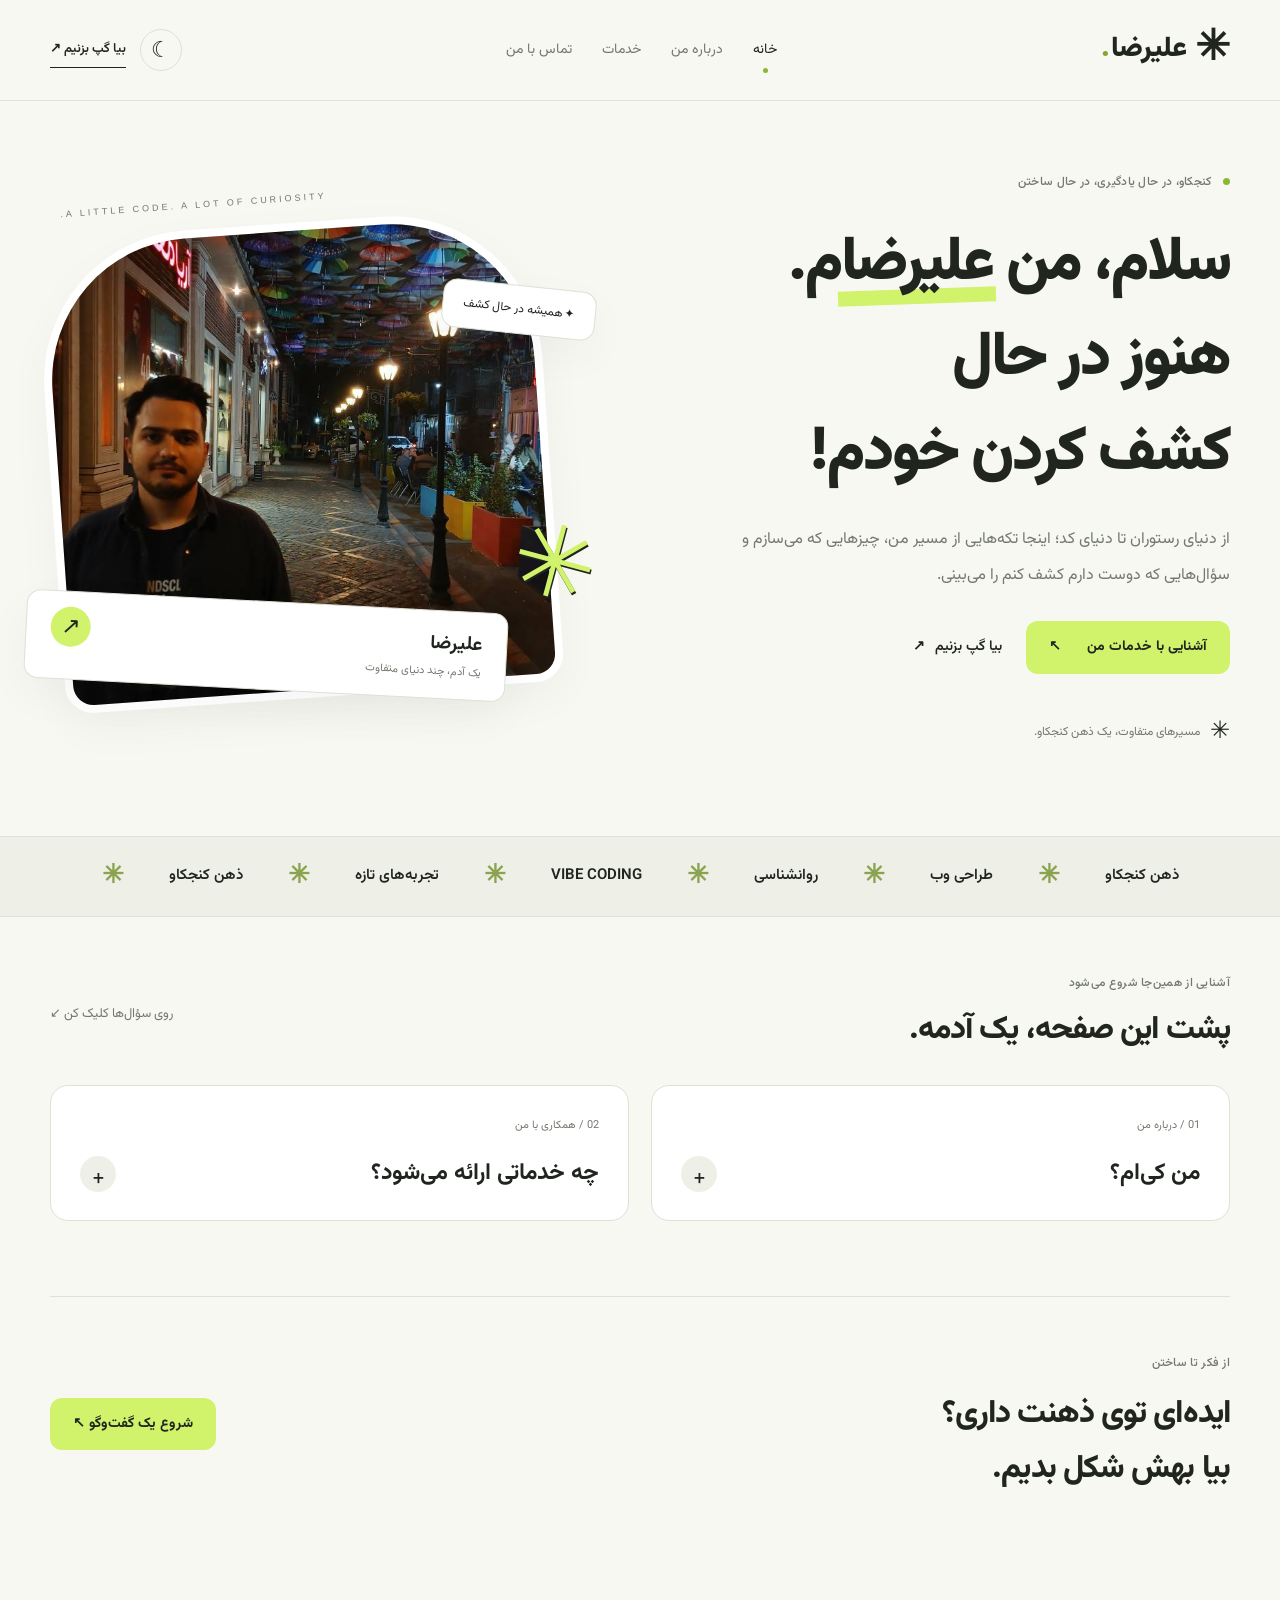
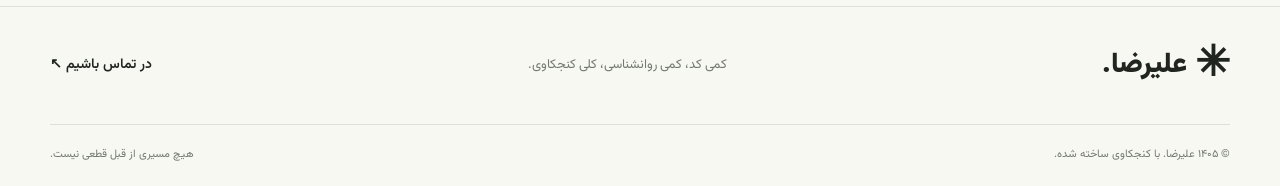
<file: index.html>
<!DOCTYPE html>
<html lang="fa" dir="rtl"><head><meta charset="UTF-8"><meta name="viewport" content="width=device-width, initial-scale=1"><meta name="description" content="وب‌سایت شخصی علیرضا؛ آشنایی با من، طراحی سایت و اپلیکیشن و راه‌های تماس."><meta name="color-scheme" content="light dark"><title>خانه | علیرضا</title><script src="assets/js/theme.js"></script><link rel="icon" href="assets/images/favicon.svg" type="image/svg+xml"><link rel="stylesheet" href="assets/css/style.css"><link rel="stylesheet" href="assets/css/index.css"><script src="assets/js/main.js" defer></script></head><body data-page="index"><a class="skip-link" href="#main">رفتن به محتوای اصلی</a><header class="site-header"><div class="wrap header-inner"><a class="brand" href="index.html" aria-label="علیرضا، صفحه خانه"><span class="brand-symbol">✳</span> علیرضا<span class="brand-dot">.</span></a><nav id="main-nav" aria-label="منوی اصلی"><a href="index.html" aria-current="page">خانه</a><a href="about.html">درباره من</a><a href="services.html">خدمات</a><a href="contact.html">تماس با من</a></nav><div class="header-actions"><button class="theme-toggle" aria-label="فعال کردن حالت شب" title="تغییر حالت نمایش"><span aria-hidden="true">☾</span></button><a href="contact.html" class="header-contact">بیا گپ بزنیم ↗</a><button class="menu-toggle" aria-label="باز کردن منو" aria-controls="main-nav" aria-expanded="false">☰</button></div></div></header><main id="main"><section class="hero wrap"><div class="hero-copy"><span class="eyebrow"><i></i> کنجکاو، در حال یادگیری، در حال ساختن</span><h1>سلام، من <span>علیرضا</span>م.<br>هنوز در حال<br>کشف کردن خودم!</h1><p class="lead">از دنیای رستوران تا دنیای کد؛ اینجا تکه‌هایی از مسیر من، چیزهایی که می‌سازم و سؤال‌هایی که دوست دارم کشف کنم را می‌بینی.</p><div class="actions"><a class="button primary" href="services.html">آشنایی با خدمات من <span>↖</span></a><a class="text-link" href="contact.html">بیا گپ بزنیم <span>↗</span></a></div><div class="hero-note"><span class="mini-star">✳</span><span>مسیرهای متفاوت، یک ذهن کنجکاو.</span></div></div><div class="portrait-scene"><span class="orbit-text">A LITTLE CODE. A LOT OF CURIOSITY.</span><div class="portrait-frame"><img class="personal-photo" src="assets/images/profile.jpg" alt="عکس شخصی علیرضا" data-personal-photo><div class="photo-placeholder" hidden><span class="placeholder-star">✳</span><span class="portrait-letter">ع</span><span>اینجا جای عکس من است</span></div></div><span class="floating-tag tag-top">✦ همیشه در حال کشف</span><span class="floating-tag tag-bottom"><b>علیرضا</b><small>یک آدم، چند دنیای متفاوت</small><span>↗</span></span><span class="scene-star">✳</span></div></section><div class="ticker" aria-hidden="true"><div>ذهن کنجکاو <span>✳</span> طراحی وب <span>✳</span> روانشناسی <span>✳</span> VIBE CODING <span>✳</span> تجربه‌های تازه <span>✳</span> ذهن کنجکاو <span>✳</span></div></div><section class="wrap section"><div class="section-heading"><div><span class="eyebrow">آشنایی از همین‌جا شروع می‌شود</span><h2>پشت این صفحه، یک آدمه.</h2></div><span class="muted">روی سؤال‌ها کلیک کن ↙</span></div><div class="question-grid"><details class="question"><summary><span class="question-num">01 / درباره من</span><span class="question-title">من کی‌ام؟ <b>+</b></span></summary><p>به من گفتن علیرضا ولی خودمم هنوز قطعی نمی‌دونم کی‌ام! چون قطعیتی نیست. هم سالندار بودم، هم کباب‌پز، هم مدیر رستوران، هم vibe coder، هم دانشجو و عاشق روانشناسی.</p><a class="text-link" href="about.html">بیشتر از مسیر من ↖</a></details><details class="question"><summary><span class="question-num">02 / همکاری با من</span><span class="question-title">چه خدماتی ارائه می‌شود؟ <b>+</b></span></summary><p>طراحی سایت و اپلیکیشن و گرفتن انواع تست‌های روانشناسی. تا حالا سؤال نشده برات تو چه شغلی می‌تونی بدرخشی؟</p><a class="text-link" href="services.html">آشنایی با خدمات ↖</a></details></div></section><section class="wrap section home-bottom"><div><span class="eyebrow">از فکر تا ساختن</span><h2>ایده‌ای توی ذهنت داری؟<br>بیا بهش شکل بدیم.</h2></div><a class="button primary" href="contact.html">شروع یک گفت‌وگو ↖</a></section></main><footer><div class="wrap footer-top"><a class="brand" href="index.html"><span class="brand-symbol">✳</span> علیرضا.</a><p>کمی کد، کمی روانشناسی، کلی کنجکاوی.</p><a class="text-link" href="contact.html">در تماس باشیم ↖</a></div><div class="wrap footer-bottom"><span>© <span id="year"></span> علیرضا. با کنجکاوی ساخته شده.</span><span>هیچ مسیری از قبل قطعی نیست.</span></div></footer><div id="toast" role="status" aria-live="polite"></div></body></html>
</file>
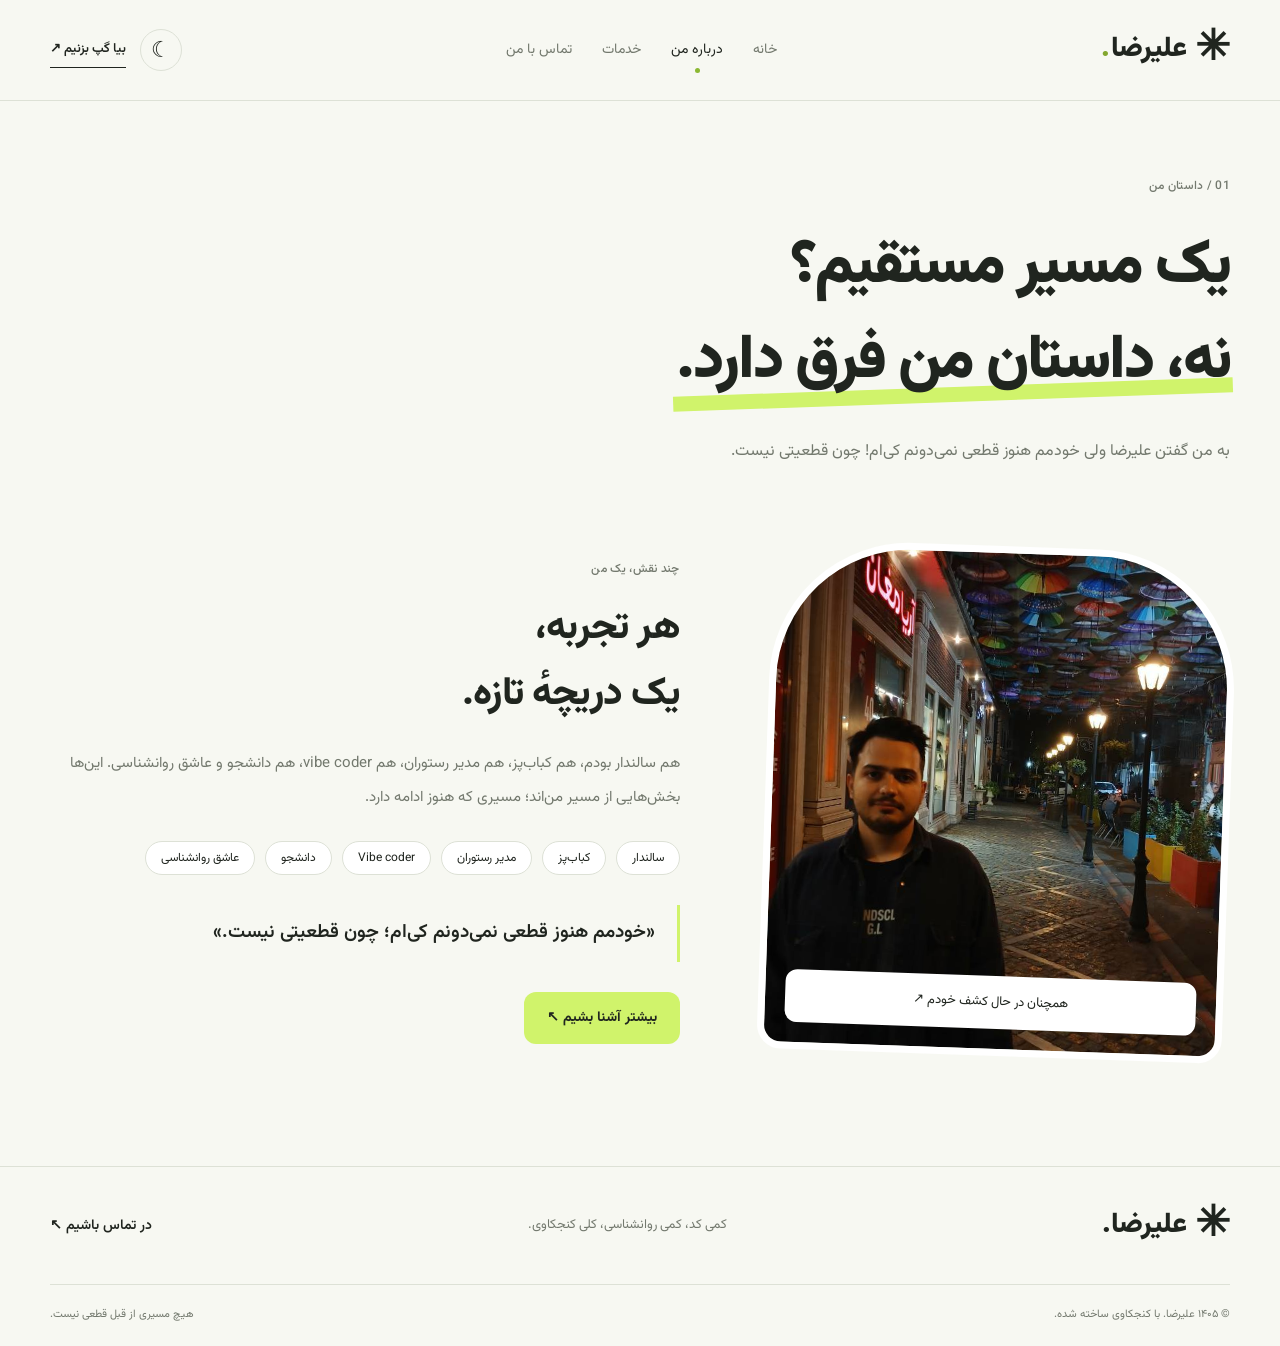
<file: about.html>
<!DOCTYPE html>
<html lang="fa" dir="rtl"><head><meta charset="UTF-8"><meta name="viewport" content="width=device-width, initial-scale=1"><meta name="description" content="وب‌سایت شخصی علیرضا؛ آشنایی با من، طراحی سایت و اپلیکیشن و راه‌های تماس."><meta name="color-scheme" content="light dark"><title>درباره من | علیرضا</title><script src="assets/js/theme.js"></script><link rel="icon" href="assets/images/favicon.svg" type="image/svg+xml"><link rel="stylesheet" href="assets/css/style.css"><link rel="stylesheet" href="assets/css/about.css"><script src="assets/js/main.js" defer></script></head><body data-page="about"><a class="skip-link" href="#main">رفتن به محتوای اصلی</a><header class="site-header"><div class="wrap header-inner"><a class="brand" href="index.html" aria-label="علیرضا، صفحه خانه"><span class="brand-symbol">✳</span> علیرضا<span class="brand-dot">.</span></a><nav id="main-nav" aria-label="منوی اصلی"><a href="index.html">خانه</a><a href="about.html" aria-current="page">درباره من</a><a href="services.html">خدمات</a><a href="contact.html">تماس با من</a></nav><div class="header-actions"><button class="theme-toggle" aria-label="فعال کردن حالت شب" title="تغییر حالت نمایش"><span aria-hidden="true">☾</span></button><a href="contact.html" class="header-contact">بیا گپ بزنیم ↗</a><button class="menu-toggle" aria-label="باز کردن منو" aria-controls="main-nav" aria-expanded="false">☰</button></div></div></header><main id="main"><section class="wrap page-intro"><span class="eyebrow">01 / داستان من</span><h1>یک مسیر مستقیم؟<br><span>نه، داستان من فرق دارد.</span></h1><p class="lead">به من گفتن علیرضا ولی خودمم هنوز قطعی نمی‌دونم کی‌ام! چون قطعیتی نیست.</p></section><section class="wrap about-grid section"><div class="about-photo"><img class="personal-photo" src="assets/images/profile.jpg" alt="عکس شخصی علیرضا" data-personal-photo><div class="photo-placeholder" hidden><span class="placeholder-star">✳</span><span class="portrait-letter">ع</span><span>اینجا جای عکس من است</span></div><span class="photo-caption">همچنان در حال کشف خودم ↗</span></div><div><span class="eyebrow">چند نقش، یک من</span><h2>هر تجربه،<br>یک دریچهٔ تازه.</h2><p class="body-text">هم سالندار بودم، هم کباب‌پز، هم مدیر رستوران، هم vibe coder، هم دانشجو و عاشق روانشناسی. این‌ها بخش‌هایی از مسیر من‌اند؛ مسیری که هنوز ادامه دارد.</p><div class="role-tags"><span>سالندار</span><span>کباب‌پز</span><span>مدیر رستوران</span><span lang="en">Vibe coder</span><span>دانشجو</span><span>عاشق روانشناسی</span></div><blockquote>«خودمم هنوز قطعی نمی‌دونم کی‌ام؛ چون قطعیتی نیست.»</blockquote><a class="button primary" href="contact.html">بیشتر آشنا بشیم ↖</a></div></section></main><footer><div class="wrap footer-top"><a class="brand" href="index.html"><span class="brand-symbol">✳</span> علیرضا.</a><p>کمی کد، کمی روانشناسی، کلی کنجکاوی.</p><a class="text-link" href="contact.html">در تماس باشیم ↖</a></div><div class="wrap footer-bottom"><span>© <span id="year"></span> علیرضا. با کنجکاوی ساخته شده.</span><span>هیچ مسیری از قبل قطعی نیست.</span></div></footer><div id="toast" role="status" aria-live="polite"></div></body></html>
</file>
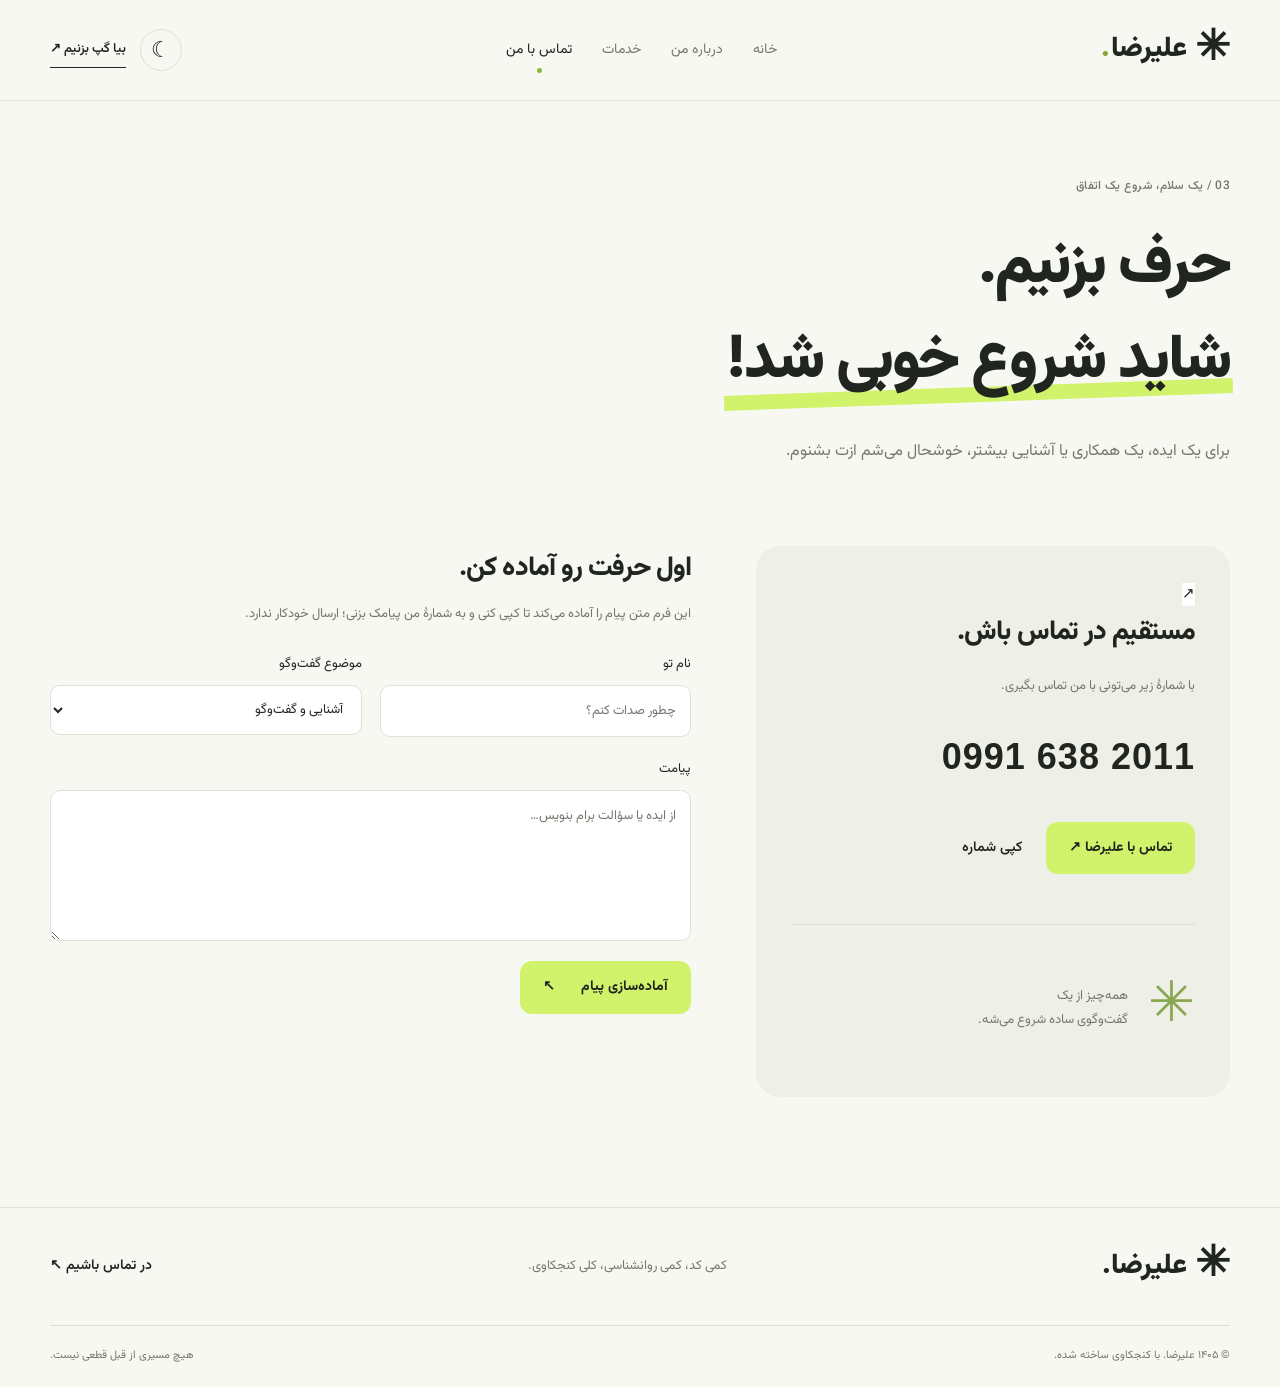
<file: contact.html>
<!DOCTYPE html>
<html lang="fa" dir="rtl"><head><meta charset="UTF-8"><meta name="viewport" content="width=device-width, initial-scale=1"><meta name="description" content="وب‌سایت شخصی علیرضا؛ آشنایی با من، طراحی سایت و اپلیکیشن و راه‌های تماس."><meta name="color-scheme" content="light dark"><title>تماس با من | علیرضا</title><script src="assets/js/theme.js"></script><link rel="icon" href="assets/images/favicon.svg" type="image/svg+xml"><link rel="stylesheet" href="assets/css/style.css"><link rel="stylesheet" href="assets/css/contact.css"><script src="assets/js/main.js" defer></script></head><body data-page="contact"><a class="skip-link" href="#main">رفتن به محتوای اصلی</a><header class="site-header"><div class="wrap header-inner"><a class="brand" href="index.html" aria-label="علیرضا، صفحه خانه"><span class="brand-symbol">✳</span> علیرضا<span class="brand-dot">.</span></a><nav id="main-nav" aria-label="منوی اصلی"><a href="index.html">خانه</a><a href="about.html">درباره من</a><a href="services.html">خدمات</a><a href="contact.html" aria-current="page">تماس با من</a></nav><div class="header-actions"><button class="theme-toggle" aria-label="فعال کردن حالت شب" title="تغییر حالت نمایش"><span aria-hidden="true">☾</span></button><a href="contact.html" class="header-contact">بیا گپ بزنیم ↗</a><button class="menu-toggle" aria-label="باز کردن منو" aria-controls="main-nav" aria-expanded="false">☰</button></div></div></header><main id="main"><section class="wrap page-intro"><span class="eyebrow">03 / یک سلام، شروع یک اتفاق</span><h1>حرف بزنیم.<br><span>شاید شروع خوبی شد!</span></h1><p class="lead">برای یک ایده، یک همکاری یا آشنایی بیشتر، خوشحال می‌شم ازت بشنوم.</p></section><section class="wrap section contact-grid"><div class="contact-card"><span class="service-icon">↗</span><h2>مستقیم در تماس باش.</h2><p>با شمارهٔ زیر می‌تونی با من تماس بگیری.</p><a class="phone-number" href="tel:09916382011" dir="ltr">0991 638 2011</a><div class="actions"><a class="button primary" href="tel:09916382011">تماس با علیرضا ↗</a><button class="text-link" id="copy-phone">کپی شماره</button></div><div class="contact-note"><span>✳</span><p>همه‌چیز از یک<br>گفت‌وگوی ساده شروع می‌شه.</p></div></div><form id="contact-form" class="contact-form"><h2>اول حرفت رو آماده کن.</h2><p class="muted">این فرم متن پیام را آماده می‌کند تا کپی کنی و به شمارهٔ من پیامک بزنی؛ ارسال خودکار ندارد.</p><div class="form-row"><label>نام تو<input name="name" autocomplete="name" placeholder="چطور صدات کنم؟" required maxlength="80"></label><label>موضوع گفت‌وگو<select name="service"><option value="general">آشنایی و گفت‌وگو</option value="website">طراحی سایت</option><option value="app">طراحی اپلیکیشن</option><option value="psychology">تست‌های روانشناسی</option></select></label></div><label>پیامت<textarea name="message" rows="5" placeholder="از ایده یا سؤالت برام بنویس…" required maxlength="2000"></textarea></label><button class="button primary" type="submit">آماده‌سازی پیام <span>↖</span></button><div id="message-result" hidden><label>متن آمادهٔ پیام<textarea id="prepared-message" readonly rows="5"></textarea></label><button class="text-link" type="button" id="copy-message">کپی متن پیام ↗</button><p class="muted">متن را به شمارهٔ 09916382011 پیامک کن.</p></div></form></section></main><footer><div class="wrap footer-top"><a class="brand" href="index.html"><span class="brand-symbol">✳</span> علیرضا.</a><p>کمی کد، کمی روانشناسی، کلی کنجکاوی.</p><a class="text-link" href="contact.html">در تماس باشیم ↖</a></div><div class="wrap footer-bottom"><span>© <span id="year"></span> علیرضا. با کنجکاوی ساخته شده.</span><span>هیچ مسیری از قبل قطعی نیست.</span></div></footer><div id="toast" role="status" aria-live="polite"></div></body></html>
</file>
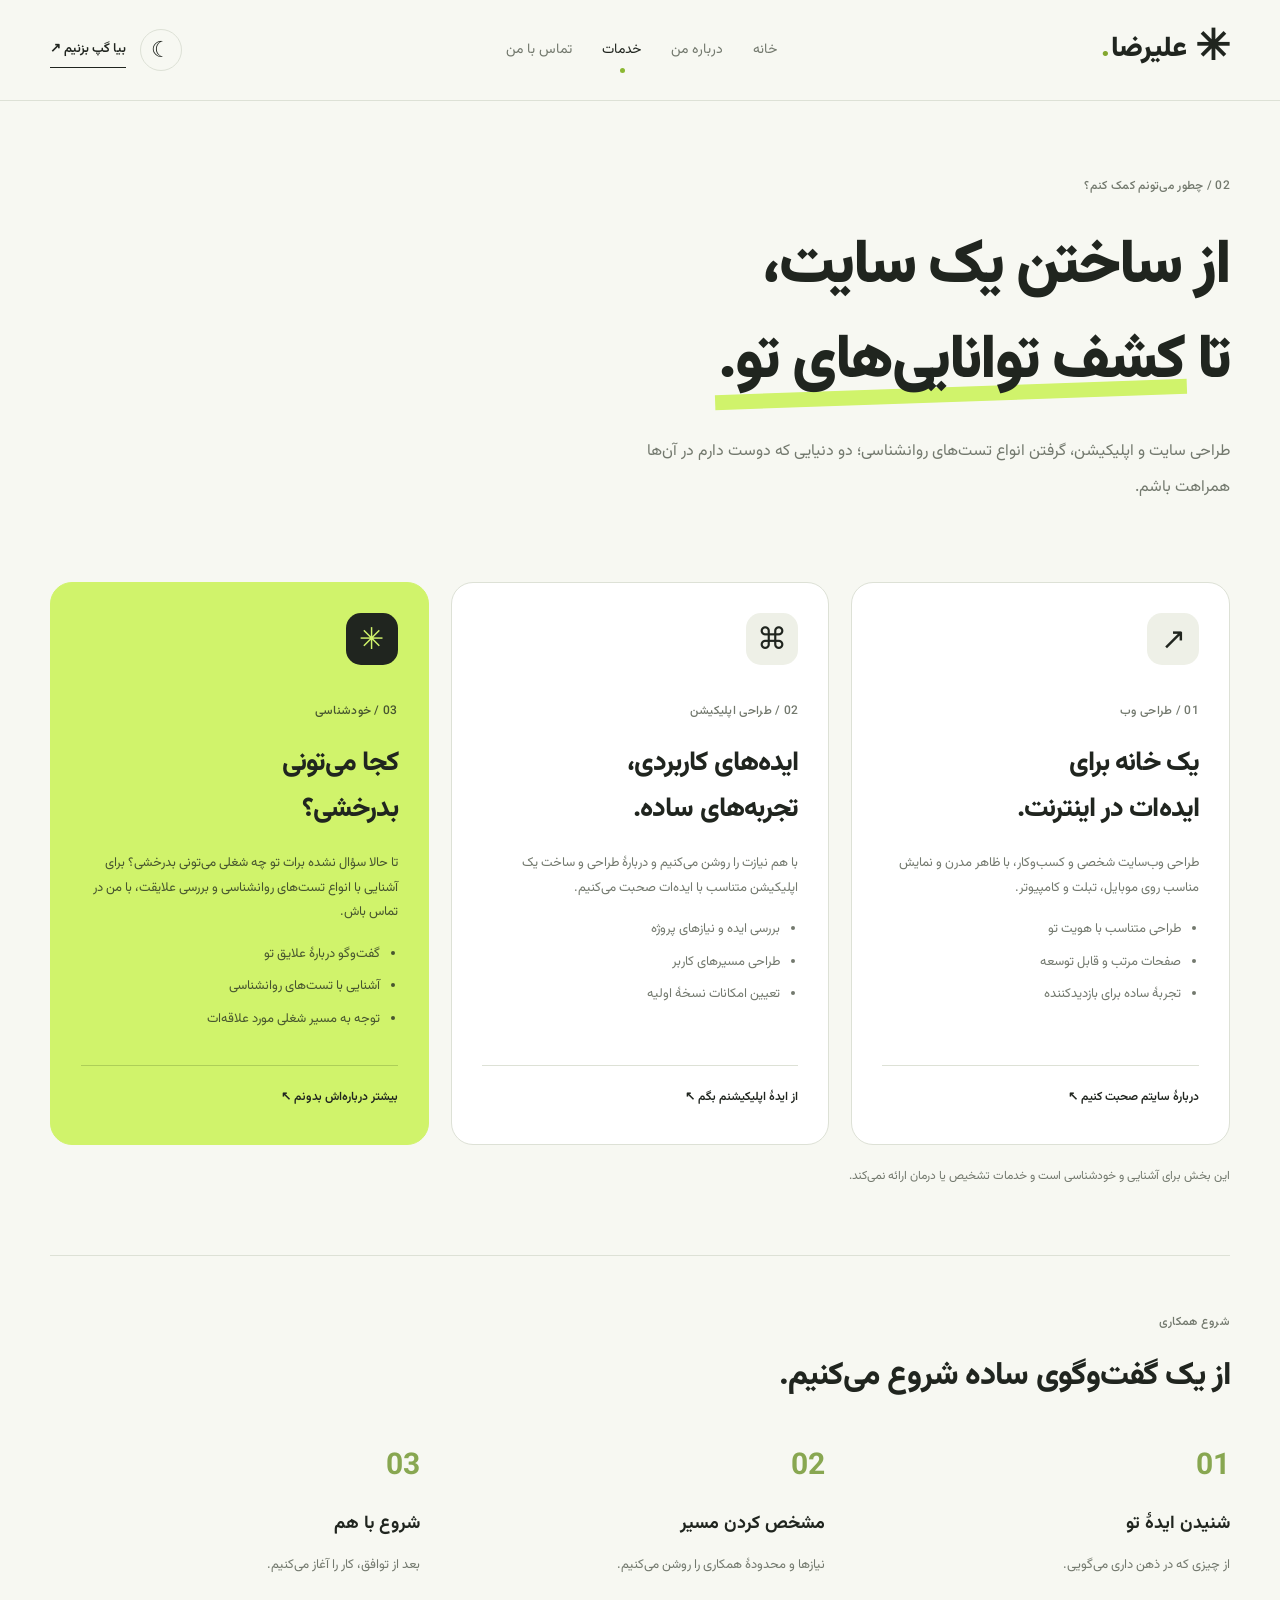
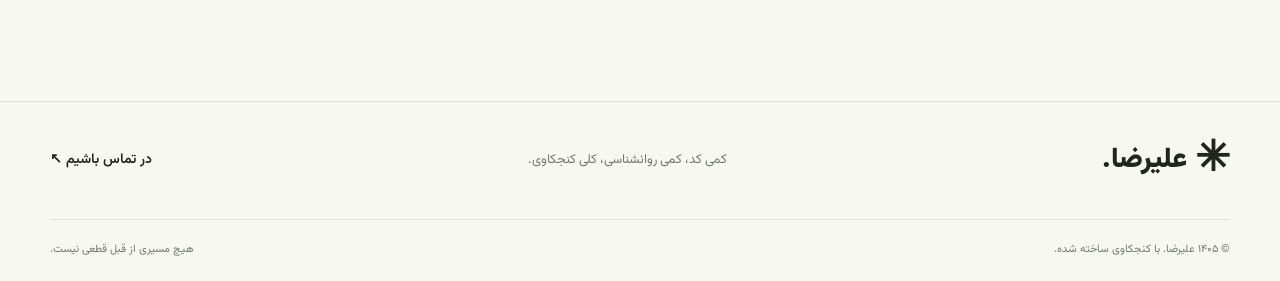
<file: services.html>
<!DOCTYPE html>
<html lang="fa" dir="rtl"><head><meta charset="UTF-8"><meta name="viewport" content="width=device-width, initial-scale=1"><meta name="description" content="وب‌سایت شخصی علیرضا؛ آشنایی با من، طراحی سایت و اپلیکیشن و راه‌های تماس."><meta name="color-scheme" content="light dark"><title>خدمات | علیرضا</title><script src="assets/js/theme.js"></script><link rel="icon" href="assets/images/favicon.svg" type="image/svg+xml"><link rel="stylesheet" href="assets/css/style.css"><link rel="stylesheet" href="assets/css/services.css"><script src="assets/js/main.js" defer></script></head><body data-page="services"><a class="skip-link" href="#main">رفتن به محتوای اصلی</a><header class="site-header"><div class="wrap header-inner"><a class="brand" href="index.html" aria-label="علیرضا، صفحه خانه"><span class="brand-symbol">✳</span> علیرضا<span class="brand-dot">.</span></a><nav id="main-nav" aria-label="منوی اصلی"><a href="index.html">خانه</a><a href="about.html">درباره من</a><a href="services.html" aria-current="page">خدمات</a><a href="contact.html">تماس با من</a></nav><div class="header-actions"><button class="theme-toggle" aria-label="فعال کردن حالت شب" title="تغییر حالت نمایش"><span aria-hidden="true">☾</span></button><a href="contact.html" class="header-contact">بیا گپ بزنیم ↗</a><button class="menu-toggle" aria-label="باز کردن منو" aria-controls="main-nav" aria-expanded="false">☰</button></div></div></header><main id="main"><section class="wrap page-intro"><span class="eyebrow">02 / چطور می‌تونم کمک کنم؟</span><h1>از ساختن یک سایت،<br>تا <span>کشف توانایی‌های تو.</span></h1><p class="lead">طراحی سایت و اپلیکیشن، گرفتن انواع تست‌های روانشناسی؛ دو دنیایی که دوست دارم در آن‌ها همراهت باشم.</p></section><section class="wrap section"><div class="service-grid"><article class="service-card"><span class="service-icon">↗</span><span class="eyebrow">01 / طراحی وب</span><h2>یک خانه برای<br>ایده‌ات در اینترنت.</h2><p>طراحی وب‌سایت شخصی و کسب‌وکار، با ظاهر مدرن و نمایش مناسب روی موبایل، تبلت و کامپیوتر.</p><ul><li>طراحی متناسب با هویت تو</li><li>صفحات مرتب و قابل توسعه</li><li>تجربهٔ ساده برای بازدیدکننده</li></ul><a class="text-link" href="contact.html?service=website">دربارهٔ سایتم صحبت کنیم ↖</a></article><article class="service-card"><span class="service-icon">⌘</span><span class="eyebrow">02 / طراحی اپلیکیشن</span><h2>ایده‌های کاربردی،<br>تجربه‌های ساده.</h2><p>با هم نیازت را روشن می‌کنیم و دربارهٔ طراحی و ساخت یک اپلیکیشن متناسب با ایده‌ات صحبت می‌کنیم.</p><ul><li>بررسی ایده و نیازهای پروژه</li><li>طراحی مسیرهای کاربر</li><li>تعیین امکانات نسخهٔ اولیه</li></ul><a class="text-link" href="contact.html?service=app">از ایدهٔ اپلیکیشنم بگم ↖</a></article><article class="service-card featured"><span class="service-icon">✳</span><span class="eyebrow">03 / خودشناسی</span><h2>کجا می‌تونی<br>بدرخشی؟</h2><p>تا حالا سؤال نشده برات تو چه شغلی می‌تونی بدرخشی؟ برای آشنایی با انواع تست‌های روانشناسی و بررسی علایقت، با من در تماس باش.</p><ul><li>گفت‌وگو دربارهٔ علایق تو</li><li>آشنایی با تست‌های روانشناسی</li><li>توجه به مسیر شغلی مورد علاقه‌ات</li></ul><a class="text-link" href="contact.html?service=psychology">بیشتر درباره‌اش بدونم ↖</a></article></div><p class="service-note">این بخش برای آشنایی و خودشناسی است و خدمات تشخیص یا درمان ارائه نمی‌کند.</p></section><section class="wrap section process"><span class="eyebrow">شروع همکاری</span><h2>از یک گفت‌وگوی ساده شروع می‌کنیم.</h2><div class="process-grid"><div><b>01</b><h3>شنیدن ایدهٔ تو</h3><p>از چیزی که در ذهن داری می‌گویی.</p></div><div><b>02</b><h3>مشخص کردن مسیر</h3><p>نیازها و محدودهٔ همکاری را روشن می‌کنیم.</p></div><div><b>03</b><h3>شروع با هم</h3><p>بعد از توافق، کار را آغاز می‌کنیم.</p></div></div></section></main><footer><div class="wrap footer-top"><a class="brand" href="index.html"><span class="brand-symbol">✳</span> علیرضا.</a><p>کمی کد، کمی روانشناسی، کلی کنجکاوی.</p><a class="text-link" href="contact.html">در تماس باشیم ↖</a></div><div class="wrap footer-bottom"><span>© <span id="year"></span> علیرضا. با کنجکاوی ساخته شده.</span><span>هیچ مسیری از قبل قطعی نیست.</span></div></footer><div id="toast" role="status" aria-live="polite"></div></body></html>
</file>
<file: assets/css/style.css>
@import url('https://fonts.googleapis.com/css2?family=Vazirmatn:wght@400;500;600;700;800;900&display=swap');
:root{--bg:#f7f8f2;--surface:#fff;--text:#20251f;--muted:#73796e;--line:#dde1d6;--accent:#d0f36b;--soft:#eef0e7;--shadow:0 16px 45px #20251f0a;--radius:24px}html[data-theme=dark]{--bg:#171b17;--surface:#20261f;--text:#f1f3e9;--muted:#adb6a4;--line:#394135;--soft:#2a3126;--shadow:0 16px 45px #0002}*{box-sizing:border-box}html{scroll-behavior:smooth;scroll-padding-top:100px}body{margin:0;background:var(--bg);color:var(--text);font-family:Vazirmatn,Tahoma,Arial,sans-serif;font-size:15px;line-height:1.9}a{color:inherit;text-decoration:none}button,input,select,textarea{font:inherit}button,a,input,select,textarea{-webkit-tap-highlight-color:transparent}button{cursor:pointer}button{color:inherit}button:disabled{cursor:default}[hidden]{display:none!important}a,button{touch-action:manipulation}button:focus-visible,a:focus-visible,summary:focus-visible,input:focus-visible,select:focus-visible,textarea:focus-visible{outline:3px solid #8ab735;outline-offset:5px}::selection{background:var(--accent);color:#20251f}.wrap{width:min(1180px,calc(100% - 80px));margin-inline:auto}.site-header{border-bottom:1px solid var(--line);background:var(--bg);position:relative;z-index:10}.header-inner{height:100px;display:flex;align-items:center;justify-content:space-between;gap:25px}.brand{display:inline-flex;align-items:center;gap:8px;font-size:28px;font-weight:900;white-space:nowrap}.brand-symbol{font-size:42px;color:var(--text);line-height:1}.brand-dot{color:#83a72f;margin-right:-7px}nav{display:flex;gap:30px;align-items:center}nav a{font-size:14px;color:var(--muted);position:relative;padding-block:10px}nav a:hover,nav a[aria-current]{color:var(--text)}nav a[aria-current]:after{content:'';position:absolute;bottom:0;width:5px;height:5px;border-radius:50%;background:#8bb832;left:calc(50% - 2px)}.header-actions{display:flex;gap:14px;align-items:center}.theme-toggle,.menu-toggle{border:1px solid var(--line);width:42px;height:42px;border-radius:50%;background:transparent;font-size:22px;display:grid;place-items:center}.header-contact{font-weight:600;font-size:13px;border-bottom:1px solid var(--text);padding:5px 0}.menu-toggle{display:none}.eyebrow{font-size:12px;letter-spacing:.3px;display:block;color:var(--muted);font-weight:500}.eyebrow i{display:inline-block;width:7px;height:7px;background:#8bb832;border-radius:50%;margin-left:8px}h1,h2,h3,p{margin-top:0}h1{font-size:clamp(38px,4.8vw,66px);line-height:1.55;letter-spacing:-2px;font-weight:900;margin-bottom:24px}h1>span{position:relative;z-index:0}h1>span:after{content:'';position:absolute;inset:auto -3px 8px;height:15px;background:var(--accent);z-index:-1;transform:rotate(-2deg)}html[data-theme=dark] h1>span:after{background:#769a32}h2{font-size:32px;line-height:1.7;letter-spacing:-.9px;font-weight:800;margin-bottom:18px}.lead{font-size:16px;line-height:2.25;color:var(--muted);max-width:620px}.actions{display:flex;gap:24px;align-items:center;flex-wrap:wrap}.button{border:0;border-radius:12px;padding:13px 23px;display:inline-flex;align-items:center;justify-content:center;gap:26px;font-size:14px;font-weight:700;min-height:51px;transition:transform .2s,box-shadow .2s}.button:hover{transform:translateY(-3px);box-shadow:0 8px 20px #0001}.primary{background:var(--accent);color:#20251f}.text-link{border:0;background:transparent;padding:5px 0;display:inline-flex;gap:10px;align-items:center;font-size:14px;font-weight:600}.text-link:hover{color:#799d29}.section{padding-block:55px}.section-heading{display:flex;align-items:center;justify-content:space-between;gap:25px;margin-bottom:28px}.section-heading h2{margin:8px 0 0}.muted{color:var(--muted);font-size:13px}.page-intro{padding-top:74px;padding-bottom:5px}.page-intro .eyebrow{margin-bottom:22px}.body-text{color:var(--muted);line-height:2.3}.personal-photo{width:100%;height:100%;object-fit:cover;object-position:20% center;display:block}.photo-placeholder{width:100%;height:100%;display:flex;align-items:center;justify-content:center;flex-direction:column;background:#dce4cf;color:#46513c;position:relative;overflow:hidden}.photo-placeholder:before,.photo-placeholder:after{content:'';position:absolute;width:330px;height:330px;border:1px solid #aab99a;border-radius:50%;transform:rotate(30deg);top:80px}.photo-placeholder:after{width:240px;height:380px;top:50px}.portrait-letter{font-size:160px;line-height:1.5;font-weight:900;z-index:1}.photo-placeholder>span:last-child{font-size:12px;z-index:1}.placeholder-star{position:absolute;top:28px;left:30px;font-size:45px}.round-button{width:43px;height:43px;border:1px solid var(--line);border-radius:50%;background:var(--surface);font-size:22px;flex-shrink:0}.round-button:hover{background:var(--accent);color:#20251f}footer{border-top:1px solid var(--line);margin-top:55px}.footer-top,.footer-bottom{display:flex;justify-content:space-between;align-items:center;gap:20px}.footer-top{padding-block:32px}.footer-top p{margin:0;color:var(--muted);font-size:13px}.footer-bottom{border-top:1px solid var(--line);padding-block:20px;font-size:11px;color:var(--muted)}#toast{position:fixed;bottom:25px;left:50%;transform:translate(-50%,20px);opacity:0;pointer-events:none;background:var(--text);color:var(--bg);padding:12px 24px;border-radius:12px;z-index:100;transition:.2s;width:max-content;max-width:90%;box-shadow:var(--shadow)}#toast.visible{opacity:1;transform:translate(-50%,0)}.skip-link{position:fixed;top:-100px;right:20px;padding:12px;background:var(--accent);color:#20251f;z-index:100}.skip-link:focus{top:10px}@media(min-width:1450px){.wrap{width:min(1250px,calc(100% - 120px))}}@media(max-width:1000px){nav{gap:18px}.header-contact{display:none}.wrap{width:calc(100% - 48px)}h1{font-size:48px}}@media(max-width:760px){.wrap{width:calc(100% - 36px)}.header-inner{height:80px}.brand{font-size:24px}.brand-symbol{font-size:35px}.header-actions{gap:9px}.menu-toggle{display:grid}nav{display:none;position:absolute;top:79px;left:0;right:0;padding:20px;background:var(--surface);border-bottom:1px solid var(--line);box-shadow:var(--shadow)}nav.open{display:flex;align-items:stretch;flex-direction:column;gap:5px}nav a{padding:10px 18px}nav a[aria-current]{background:var(--soft);border-radius:8px}nav a[aria-current]:after{display:none}h1{font-size:39px;letter-spacing:-1.2px}h2{font-size:27px}.lead{font-size:14px}.section{padding-block:35px}.page-intro{padding-top:45px}.section-heading{align-items:flex-start;flex-direction:column;gap:12px}.footer-top{flex-wrap:wrap}.footer-top p{order:3;width:100%}.footer-bottom{align-items:flex-start;flex-direction:column;gap:7px}.button{padding:12px 18px;font-size:13px}.eyebrow{font-size:11px}}@media(prefers-reduced-motion:reduce){html{scroll-behavior:auto}*,*:before,*:after{animation:none!important;transition:none!important}}
</file>
<file: assets/css/index.css>
.hero{display:grid;grid-template-columns:1.1fr 1fr;gap:80px;align-items:center;padding-block:70px 80px}.hero-copy>.eyebrow{margin-bottom:23px}.hero h1{margin-bottom:20px}.hero .lead{max-width:510px;margin-bottom:27px}.hero-note{display:flex;align-items:center;gap:10px;margin-top:36px;font-size:12px;color:var(--muted)}.mini-star{font-size:24px;color:var(--text)}.portrait-scene{position:relative;margin:15px 25px 20px 0;min-width:0}.portrait-frame{height:475px;border-radius:150px 150px 28px 28px;overflow:hidden;transform:rotate(-4deg);border:8px solid var(--surface);box-shadow:var(--shadow);background:var(--soft)}.portrait-frame .personal-photo,.portrait-frame .photo-placeholder{transform:rotate(4deg) scale(1.09)}.orbit-text{position:absolute;top:-26px;left:10px;font-family:Arial,sans-serif;font-size:9px;letter-spacing:3px;transform:rotate(-4deg);color:var(--muted)}.floating-tag{position:absolute;border:1px solid var(--line);background:var(--surface);box-shadow:var(--shadow);border-radius:14px;padding:12px 20px;font-size:12px;z-index:2}.tag-top{right:-47px;top:62px;transform:rotate(6deg)}.tag-bottom{bottom:8px;left:-25px;right:42px;padding:15px 24px;display:grid;grid-template-columns:1fr auto;transform:rotate(3deg)}.tag-bottom b{font-size:19px}.tag-bottom small{grid-row:2;color:var(--muted);font-size:11px}.tag-bottom>span{grid-column:2;grid-row:1 / 3;background:var(--accent);color:#20251f;border-radius:50%;width:40px;height:40px;display:grid;place-items:center;font-size:23px}.scene-star{position:absolute;bottom:75px;right:-45px;font-size:100px;color:var(--accent);line-height:1;text-shadow:1px 1px #20251f;transform:rotate(15deg)}.ticker{border-block:1px solid var(--line);background:var(--soft);overflow:hidden;padding:15px 0}.ticker>div{display:flex;justify-content:center;align-items:center;gap:45px;white-space:nowrap;font-size:15px;font-weight:600}.ticker span{font-size:26px;color:#8ba34f}.question-grid{display:grid;grid-template-columns:1fr 1fr;gap:22px;align-items:start}.question{background:var(--surface);border:1px solid var(--line);border-radius:18px;padding:25px 29px}.question summary{list-style:none;cursor:pointer}.question summary::-webkit-details-marker{display:none}.question-num{font-size:11px;color:var(--muted)}.question-title{display:flex;justify-content:space-between;align-items:center;font-size:23px;font-weight:700;margin-top:12px;gap:20px}.question-title b{background:var(--soft);border-radius:50%;width:36px;height:36px;display:grid;place-items:center;font-size:24px;font-weight:400;flex-shrink:0}.question[open] .question-title b{transform:rotate(45deg);background:var(--accent);color:#20251f}.question p{margin:23px 0 10px;color:var(--muted);font-size:14px;line-height:2.2}.home-bottom{display:flex;align-items:center;justify-content:space-between;border-top:1px solid var(--line);margin-top:20px}.home-bottom h2{margin-top:12px;margin-bottom:0}@media(max-width:1000px){.hero{gap:40px}.portrait-frame{height:430px}.tag-top{right:-25px}.scene-star{right:-30px}}@media(max-width:760px){.hero{grid-template-columns:1fr;padding-block:42px 55px;gap:45px}.hero-copy{max-width:540px}.hero h1{font-size:44px}.hero-note{margin-top:25px}.portrait-scene{width:calc(100% - 65px);max-width:365px;justify-self:center;margin:0}.portrait-frame{height:390px}.tag-top{right:-25px;top:50px}.tag-bottom{left:-18px;right:18px}.scene-star{font-size:80px;right:-30px}.ticker>div{gap:25px;font-size:13px}.question-grid{grid-template-columns:1fr}.question{padding:22px}.question-title{font-size:21px}.home-bottom{align-items:flex-start;flex-direction:column;gap:25px}}
</file>
<file: assets/css/about.css>
.about-grid{display:grid;grid-template-columns:.85fr 1.15fr;gap:85px;align-items:center}.about-photo{height:510px;border-radius:140px 140px 24px 24px;overflow:hidden;position:relative;border:7px solid var(--surface);transform:rotate(2deg)}.photo-caption{position:absolute;bottom:20px;left:20px;right:20px;padding:14px;border-radius:12px;background:var(--surface);text-align:center;font-size:13px}.about-grid h2{margin-top:15px;font-size:39px}.role-tags{display:flex;gap:10px;flex-wrap:wrap;margin-block:25px}.role-tags span{border:1px solid var(--line);border-radius:30px;padding:5px 15px;font-size:12px;background:var(--surface)}blockquote{border-right:3px solid var(--accent);margin:30px 0;padding:10px 22px;font-size:19px;font-weight:600}@media(max-width:760px){.about-grid{grid-template-columns:1fr;gap:40px}.about-photo{height:420px;width:min(100%,370px);margin:auto}.about-grid h2{font-size:31px}}
</file>
<file: assets/css/contact.css>
.contact-grid{display:grid;grid-template-columns:.85fr 1.15fr;gap:65px;align-items:start}.contact-card{background:var(--soft);border-radius:24px;padding:35px}.contact-card h2{font-size:27px}.contact-card>p{font-size:13px;color:var(--muted)}.contact-card .service-icon{background:var(--surface)}.phone-number{display:block;font-family:Arial,sans-serif;font-size:36px;letter-spacing:1px;text-align:right;font-weight:700;margin:25px 0 30px}.contact-note{display:flex;align-items:center;gap:20px;margin-top:50px;border-top:1px solid var(--line);padding-top:30px}.contact-note>span{font-size:56px;color:#89a750}.contact-note p{font-size:13px;margin:0;color:var(--muted)}.contact-form h2{font-size:27px;margin-bottom:10px}.contact-form>.muted{margin-bottom:25px}.form-row{display:grid;grid-template-columns:1fr 1fr;gap:18px}label{display:flex;flex-direction:column;gap:8px;font-size:13px;margin-bottom:20px}input,select,textarea{width:100%;border:1px solid var(--line);background:var(--surface);color:var(--text);padding:13px 14px;border-radius:10px;font-size:13px;min-width:0}textarea{resize:vertical;min-height:130px}input::placeholder,textarea::placeholder{color:var(--muted)}#message-result{margin-top:28px;padding-top:25px;border-top:1px solid var(--line)}@media(max-width:850px){.contact-grid{grid-template-columns:1fr;gap:40px}.contact-card{padding:28px}.contact-note{margin-top:30px}}@media(max-width:420px){.form-row{grid-template-columns:1fr;gap:0}.phone-number{font-size:29px}}
</file>
<file: assets/css/services.css>
.service-grid{display:grid;grid-template-columns:repeat(3,1fr);gap:22px}.service-card{background:var(--surface);border:1px solid var(--line);border-radius:22px;padding:30px;display:flex;flex-direction:column}.service-icon{display:grid;place-items:center;width:52px;height:52px;font-size:30px;background:var(--soft);border-radius:15px;margin-bottom:35px}.service-card h2{font-size:27px;margin-top:18px}.service-card p,.service-card li{font-size:13px;color:var(--muted)}.service-card ul{padding-right:18px;line-height:2.5;margin:0 0 30px}.service-card .text-link{margin-top:auto;border-top:1px solid var(--line);padding-top:20px;font-size:12px}.featured{background:var(--accent);color:#20251f;border-color:var(--accent)}.featured p,.featured li,.featured .eyebrow{color:#47552f}.featured .service-icon{background:#20251f;color:var(--accent)}.featured .text-link{border-color:#adce58}.service-note{font-size:12px;color:var(--muted);margin-top:20px}.process{border-top:1px solid var(--line)}.process h2{margin-top:15px}.process-grid{display:grid;grid-template-columns:repeat(3,1fr);gap:35px;margin-top:35px}.process-grid b{font-size:30px;color:#88a751}.process-grid h3{font-size:18px;margin:12px 0}.process-grid p{font-size:13px;color:var(--muted)}@media(max-width:1000px){.service-grid{grid-template-columns:1fr}.service-card{padding:28px}.service-icon{margin-bottom:20px}.service-card h2 br{display:none}}@media(max-width:600px){.process-grid{grid-template-columns:1fr;gap:15px}.process-grid>div{border-bottom:1px solid var(--line);padding-bottom:15px}}
</file>
